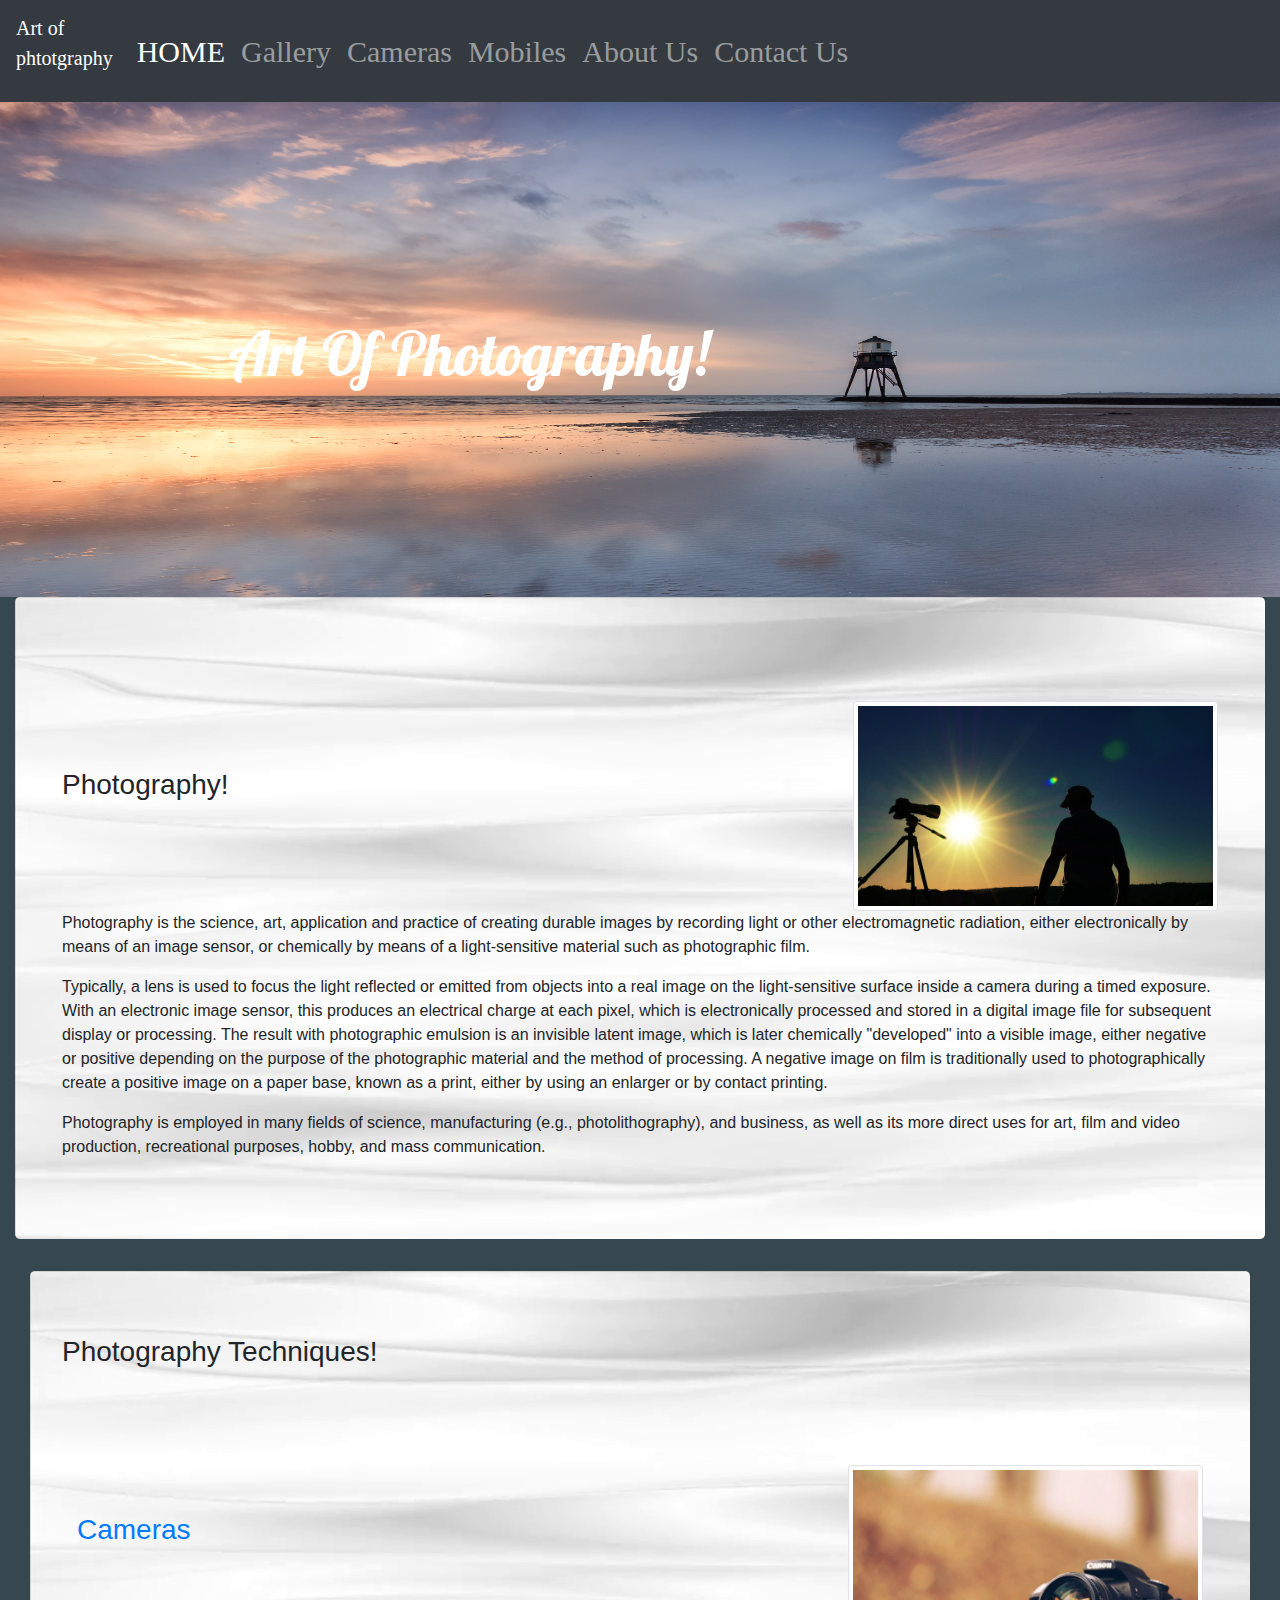
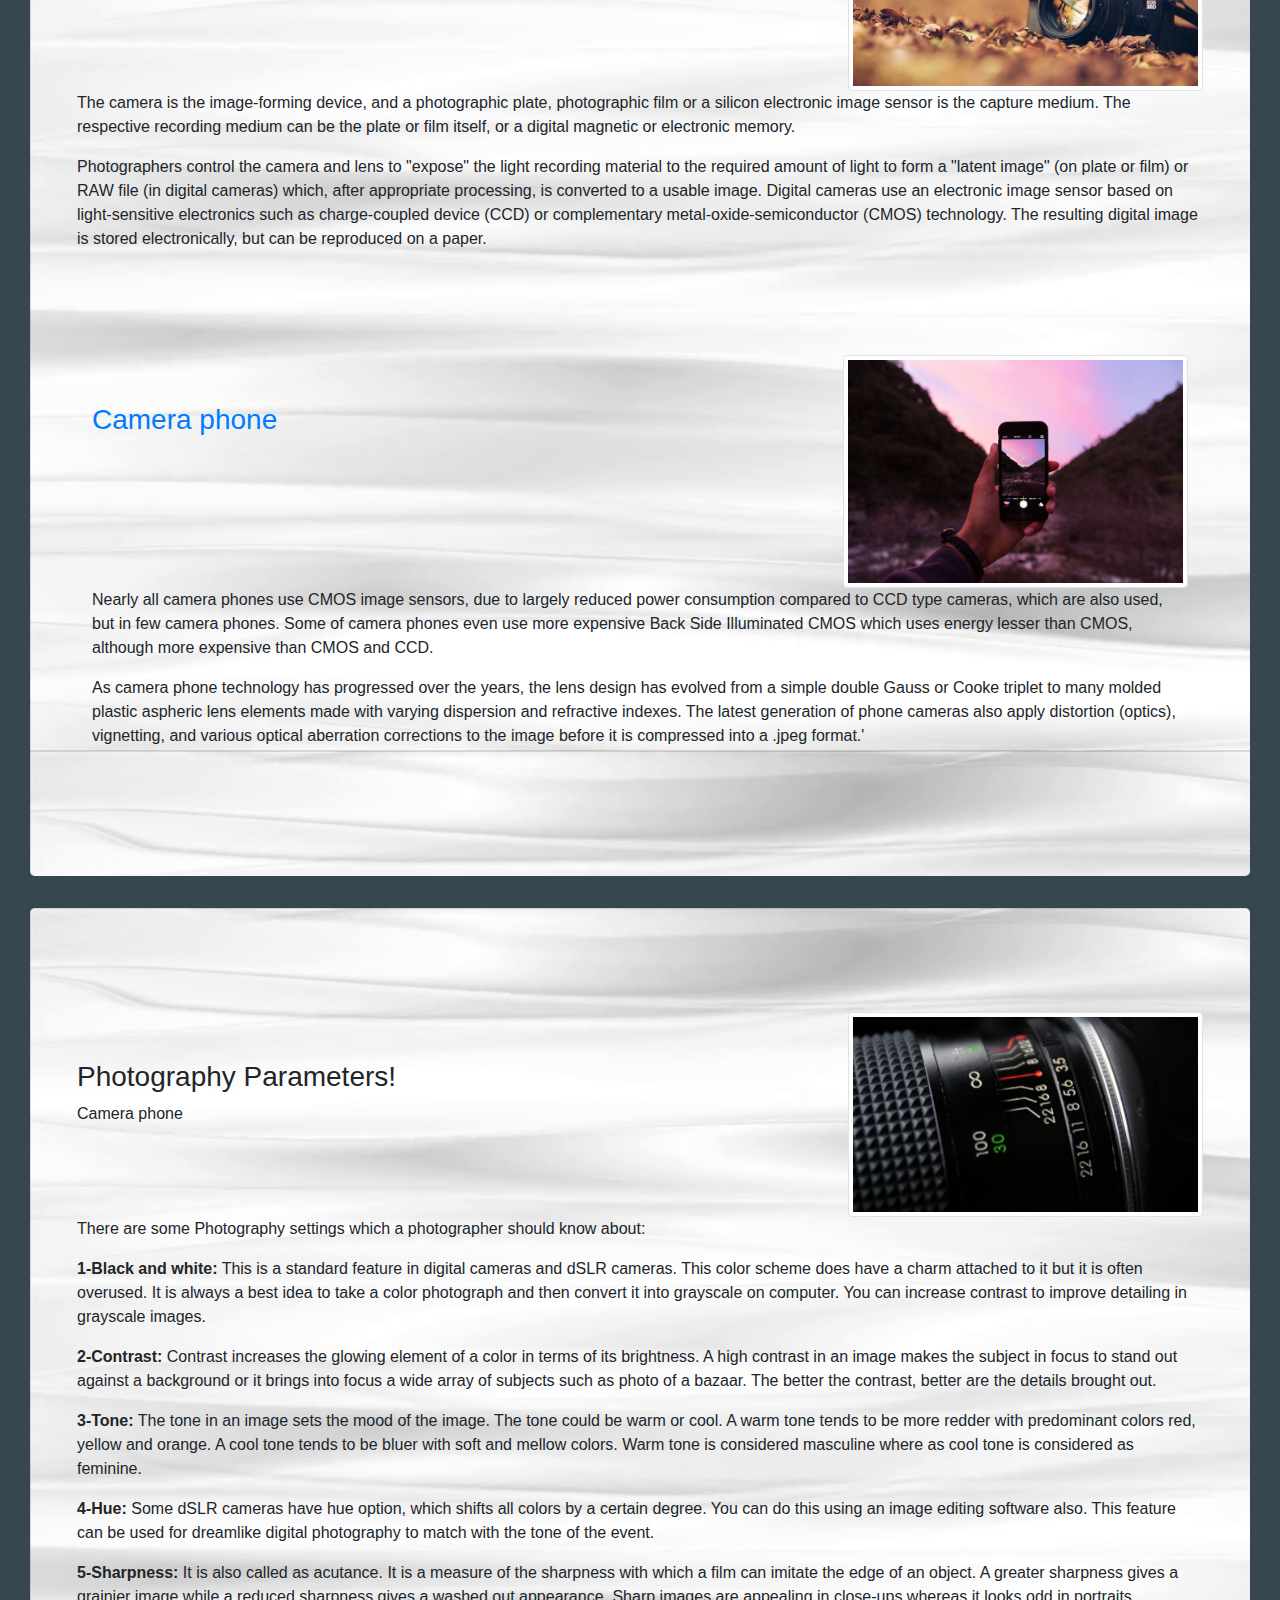
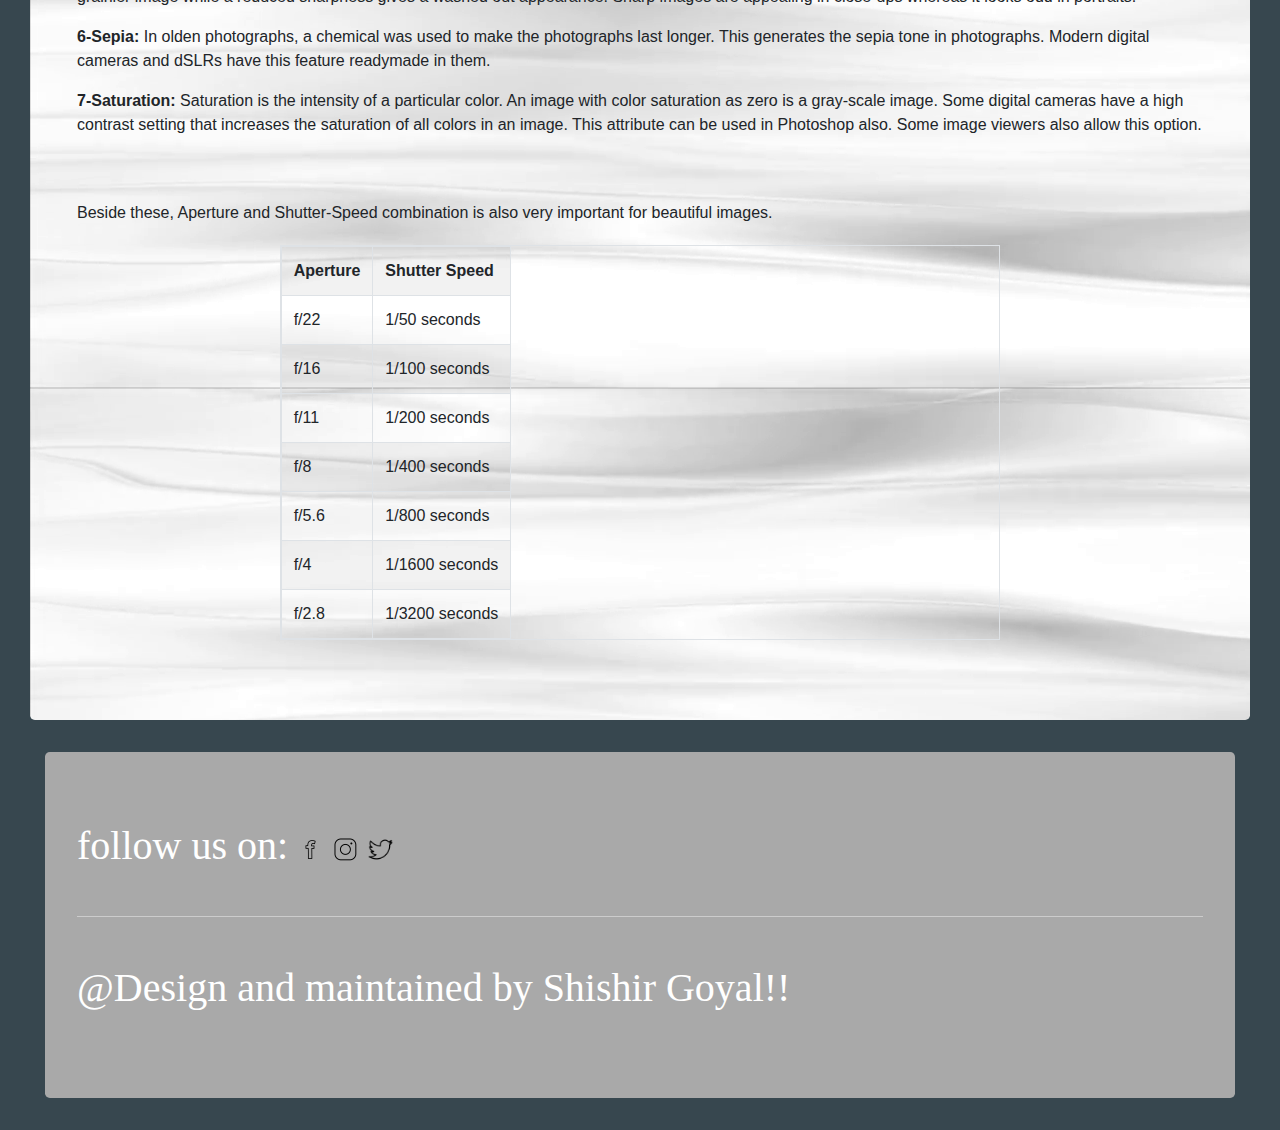
<file: index.html>
<!DOCTYPE html>
<html lang="en">
<head>
  <title>Art of Photography</title>
	<meta charset="UTF-8">
    <meta name="viewport" content="width=device-width, initial-scale=1">

     <link rel="stylesheet" href="https://maxcdn.bootstrapcdn.com/bootstrap/4.0.0/css/bootstrap.min.css" integrity="sha384-Gn5384xqQ1aoWXA+058RXPxPg6fy4IWvTNh0E263XmFcJlSAwiGgFAW/dAiS6JXm" crossorigin="anonymous">

        <script
         src="https://code.jquery.com/jquery-3.3.1.min.js"
         integrity="sha256-FgpCb/KJQlLNfOu91ta32o/NMZxltwRo8QtmkMRdAu8="
         crossorigin="anonymous"></script>

         <script src="https://cdnjs.cloudflare.com/ajax/libs/popper.js/1.12.9/umd/popper.min.js" integrity="sha384-ApNbgh9B+Y1QKtv3Rn7W3mgPxhU9K/ScQsAP7hUibX39j7fakFPskvXusvfa0b4Q" crossorigin="anonymous"></script>

        <script src="https://maxcdn.bootstrapcdn.com/bootstrap/4.0.0/js/bootstrap.min.js" integrity="sha384-JZR6Spejh4U02d8jOt6vLEHfe/JQGiRRSQQxSfFWpi1MquVdAyjUar5+76PVCmYl" crossorigin="anonymous"></script>
        
        <link href="style-index.css" rel="stylesheet" type="text/css">
        <link href="https://fonts.googleapis.com/css?family=Lobster" rel="stylesheet">
        <link href="https://fonts.googleapis.com/css?family=Cabin" rel="stylesheet">
        <link rel="stylesheet" type="text/css" href="http://fonts.googleapis.com/css?family=Tangerine">
</head>
<body>
<!--Menu Bar-->
	<nav class="navbar navbar-expand-lg bg-dark navbar-dark stick-top menu-font">
		<button type="button" class="navbar-toggler" data-toggle="collapse" data-target="#target">
			<span class="navbar-toggler-icon"></span>
		</button>
		<a href="#" class="navbar-brand"><p>Art of<br> phtotgraphy</p></a>
		<div class="collapse navbar-collapse" id="target">
                <ul class="navbar-nav">
                	<li class="nav-item">
                		<a href="#" class="nav-link active">HOME</a>
                	</li>
                	<li class="nav-item">
                		<a href="gallery.html" class="nav-link">Gallery</a>
                	</li>
                	<li class="nav-item">
                		<a href="camera.html" class="nav-link">Cameras</a> 
                	</li>
                	<li class="nav-item">
                		<a href="mobiles.html" class="nav-link">Mobiles</a>
                	</li>
                	<li class="nav-item">
                		<a href="#" class="nav-link" disabled>About Us</a>
                	</li>
                	<li class="nav-item">
                		<a href="mailto: shishirgoyal22111998@gmail.com" class="nav-link">Contact Us</a>
                	</li>
                </ul>
		</div>
	</nav>
<!--Banner-->
    <div class="container-fluid banner">
     <div class="row">
      <div class="col-lg-2 col-sm-2"></div>
      <div class="col-lg-6 col-sm-6">
	     <div class="heading">
         <h2 class="h2">Art Of Photography!</h2>
      </div>
      </div>
      <div class="col-lg-4 col-sm-4"></div>
    </div>
  </div>
<!--Section 1-->
    <div class="container-fluid">
    	<div class="jumbotron jumback">
    		<div class="container-fluid">
    			<div class="row">
    				<div class="col-lg-4"><h3 class="h3"><br><br>Photography!</h3><br><br></div>
    				<div class="col-lg-4"></div>
    				<div class="col-lg-4"><img class="img-fluid img-thumbnail" src="photography.jpg" width="100%" height="50%"></div>
    			</div>
    		<p class="para">Photography is the science, art, application and practice of creating durable images by recording light or other electromagnetic radiation, either electronically by means of an image sensor, or chemically by means of a light-sensitive material such as photographic film.</p>

           <p class="para"> Typically, a lens is used to focus the light reflected or emitted from objects into a real image on the light-sensitive surface inside a camera during a timed exposure. With an electronic image sensor, this produces an electrical charge at each pixel, which is electronically processed and stored in a digital image file for subsequent display or processing. The result with photographic emulsion is an invisible latent image, which is later chemically "developed" into a visible image, either negative or positive depending on the purpose of the photographic material and the method of processing. A negative image on film is traditionally used to photographically create a positive image on a paper base, known as a print, either by using an enlarger or by contact printing.</p>

            <p class="para">Photography is employed in many fields of science, manufacturing (e.g., photolithography), and business, as well as its more direct uses for art, film and video production, recreational purposes, hobby, and mass communication.</p>
        </div>
    </div>
<!-- section-2 -->
    <div class="container-fluid">
    	<div class="jumbotron jumback">
    		<h3 class="h3">Photography Techniques!</h3><br><br>
    		<div class="container-fluid">
    			<div class="row">
    				<div class="col-lg-4"><br><br><h5 class="h3"><a href="camera.html" style="text-decoration:none">Cameras</a></h5><br><br></div>
    				<div class="col-lg-4"></div>
    				<div class="col-lg-4"><img class="img-fluid img-thumbnail" src="camera.jpg" width="100%" height="50%"></div>
    			</div>
    		<p class="para">
            The camera is the image-forming device, and a photographic plate, photographic film or a silicon electronic image sensor is the capture medium. The respective recording medium can be the plate or film itself, or a digital magnetic or electronic memory.</p>

            <p class="para">Photographers control the camera and lens to "expose" the light recording material to the required amount of light to form a "latent image" (on plate or film) or RAW file (in digital cameras) which, after appropriate processing, is converted to a usable image. Digital cameras use an electronic image sensor based on light-sensitive electronics such as charge-coupled device (CCD) or complementary metal-oxide-semiconductor (CMOS) technology. The resulting digital image is stored electronically, but can be reproduced on a paper.</p><br><br>
            <div class="container-fluid">
    			<div class="row">
    				<div class="col-lg-4"><br><br> <h5 class="h3"><a href="mobiles.html" style="text-decoration:none">Camera phone</a></h5><br><br></div>
    				<div class="col-lg-4"></div>
    				<div class="col-lg-4"><img class="img-fluid img-thumbnail" src="mobile.jpg" width="100%" height="50%"></div>
    			</div>
    		<p class="para">
            Nearly all camera phones use CMOS image sensors, due to largely reduced power consumption compared to CCD type cameras, which are also used, but in few camera phones. Some of camera phones even use more expensive Back Side Illuminated CMOS which uses energy lesser than CMOS, although more expensive than CMOS and CCD.</p>

            <p class="para">As camera phone technology has progressed over the years, the lens design has evolved from a simple double Gauss or Cooke triplet to many molded plastic aspheric lens elements made with varying dispersion and refractive indexes. The latest generation of phone cameras also apply distortion (optics), vignetting, and various optical aberration corrections to the image before it is compressed into a .jpeg format.'</p><br><br>
        </div>
    </div>
</div>
</div>
<!--section-3-->
    <div class="container-fluid">
    	<div class="jumbotron jumback"> 
              <div class="container-fluid">
    			<div class="row">
    				<div class="col-lg-4"><br><br> <h3 class="h3">Photography Parameters!</h3>Camera phone</a></h5><br><br></div>
    				<div class="col-lg-4"></div>
    				<div class="col-lg-4"><img class="img-fluid img-thumbnail" src="lense.jpg" width="100%" height="50%"></div>
    			</div>
              <p class="para">There are some Photography settings which a photographer should know about:</p>
              <p class="para">
              	<b>1-Black and white:</b> This is a standard feature in digital cameras and dSLR cameras. This color scheme does have a charm attached to it but it is often overused. It is always a best idea to take a color photograph and then convert it into grayscale on computer. You can increase contrast to improve detailing in grayscale images.</p>

                <p class="para"><b>2-Contrast:</b> Contrast increases the glowing element of a color in terms of its brightness. A high contrast in an image makes the subject in focus to stand out against a background or it brings into focus a wide array of subjects such as photo of a bazaar. The better the contrast, better are the details brought out.</p>

                <p class="para"><b>3-Tone:</b> The tone in an image sets the mood of the image. The tone could be warm or cool. A warm tone tends to be more redder with predominant colors red, yellow and orange. A cool tone tends to be bluer with soft and mellow colors. Warm tone is considered masculine where as cool tone is considered as feminine.</p>

               <p class="para"><b>4-Hue:</b> Some dSLR cameras have hue option, which shifts all colors by a certain degree. You can do this using an image editing software also. This feature can be used for dreamlike digital photography to match with the tone of the event.</p>
 
               <p class="para"><b>5-Sharpness:</b> It is also called as acutance. It is a measure of the sharpness with which a film can imitate the edge of an object. A greater sharpness gives a grainier image while a reduced sharpness gives a washed out appearance. Sharp images are appealing in close-ups whereas it looks odd in portraits.</p>

               <p class="para"><b>6-Sepia:</b> In olden photographs, a chemical was used to make the photographs last longer. This generates the sepia tone in photographs. Modern digital cameras and dSLRs have this feature readymade in them.</p>

               <p class="para"><b>7-Saturation:</b> Saturation is the intensity of a particular color. An image with color saturation as zero is a gray-scale image. Some digital cameras have a high contrast setting that increases the saturation of all colors in an image. This attribute can be used in Photoshop also. Some image viewers also allow this option.
               </p>  <br><br>


              <p class="para">Beside these, Aperture and Shutter-Speed combination is also very important for beautiful images.</p>
              <div class="container">
              	<div class="row">
              		<div class="col-lg-2"></div>
              		<div class="col-lg-8">
               <table class="table table-responsive table-bordered table-striped table-hover">
               	<tr>
               		<th>Aperture</th>
               		<th>Shutter Speed</th>
               	</tr>
               	<tr>
               		<td>f/22</td>
               		<td>1/50 seconds</td>
               	</tr>
               	<tr>
               		<td>f/16</td>
               		<td>1/100 seconds</td>
               	</tr>
               	<tr>
               		<td>f/11</td>
               		<td>1/200 seconds</td>
               	</tr>
               	<tr>
               		<td>f/8</td>
               		<td>1/400 seconds</td>
               	</tr>
               	<tr>
               		<td>f/5.6</td>
               		<td>1/800 seconds</td>
               	</tr>
               	<tr>
               		<td>f/4</td>
               		<td>1/1600 seconds</td>
               	</tr>
               	<tr>
               		<td>f/2.8</td>
               		<td>1/3200 seconds</td>
               	</tr>
               </table>
           </div>
           <div class="col-lg-2"></div>
       </div>
   </div>
   </div>
   </div>
 <!-- footer-->
 <div class="container-fluid">
 	<div class="jumbotron footer">
 		<p class="footer">follow us on:
 			<a href="#"><img src="facebook.png" height="25px" width="25px"></a>
 			<a href="#"><img src="insta.png" height="25px" width="25px"></a>
 			<a href="#"><img src="twitter.png" height="25px" width="25px"></a>
 		  <hr>
 		  <p class="footer">@Design and maintained by Shishir Goyal!!
 	</div>
 </div>
</body>
</html>
</file>
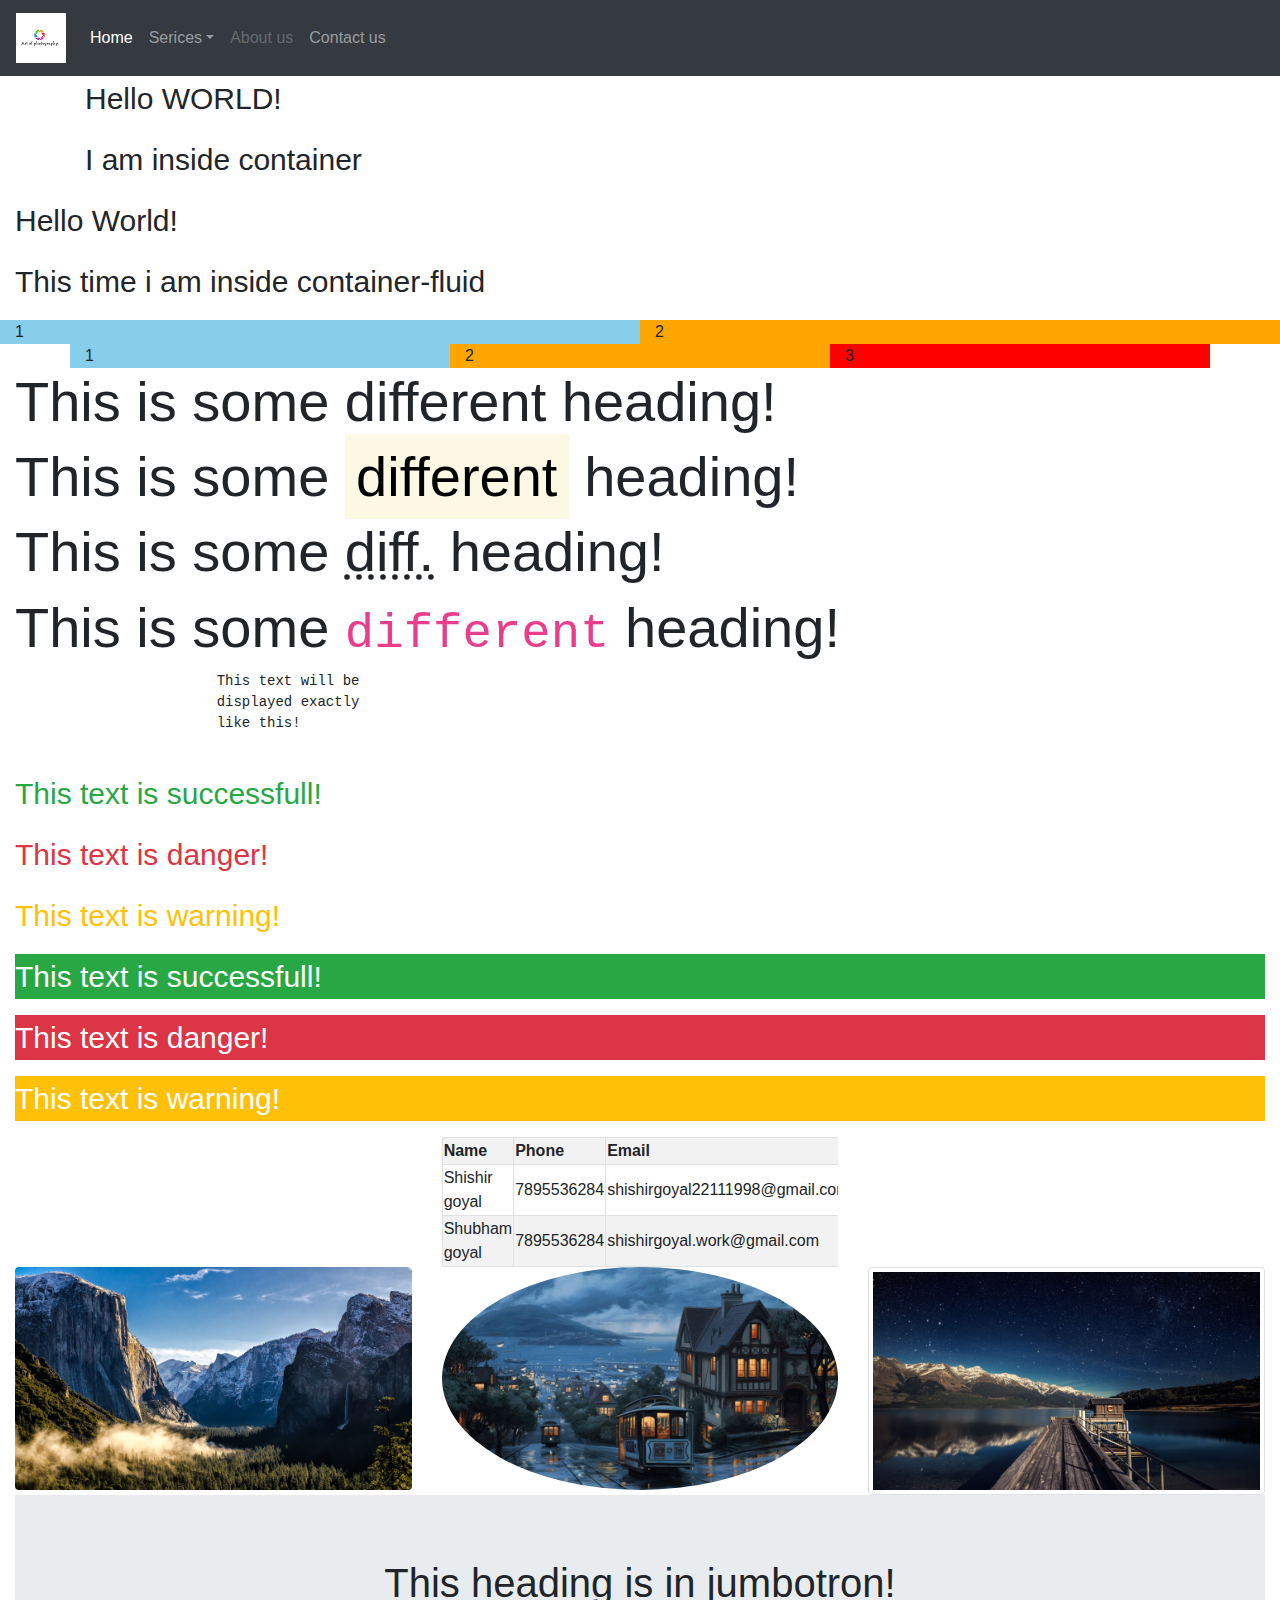
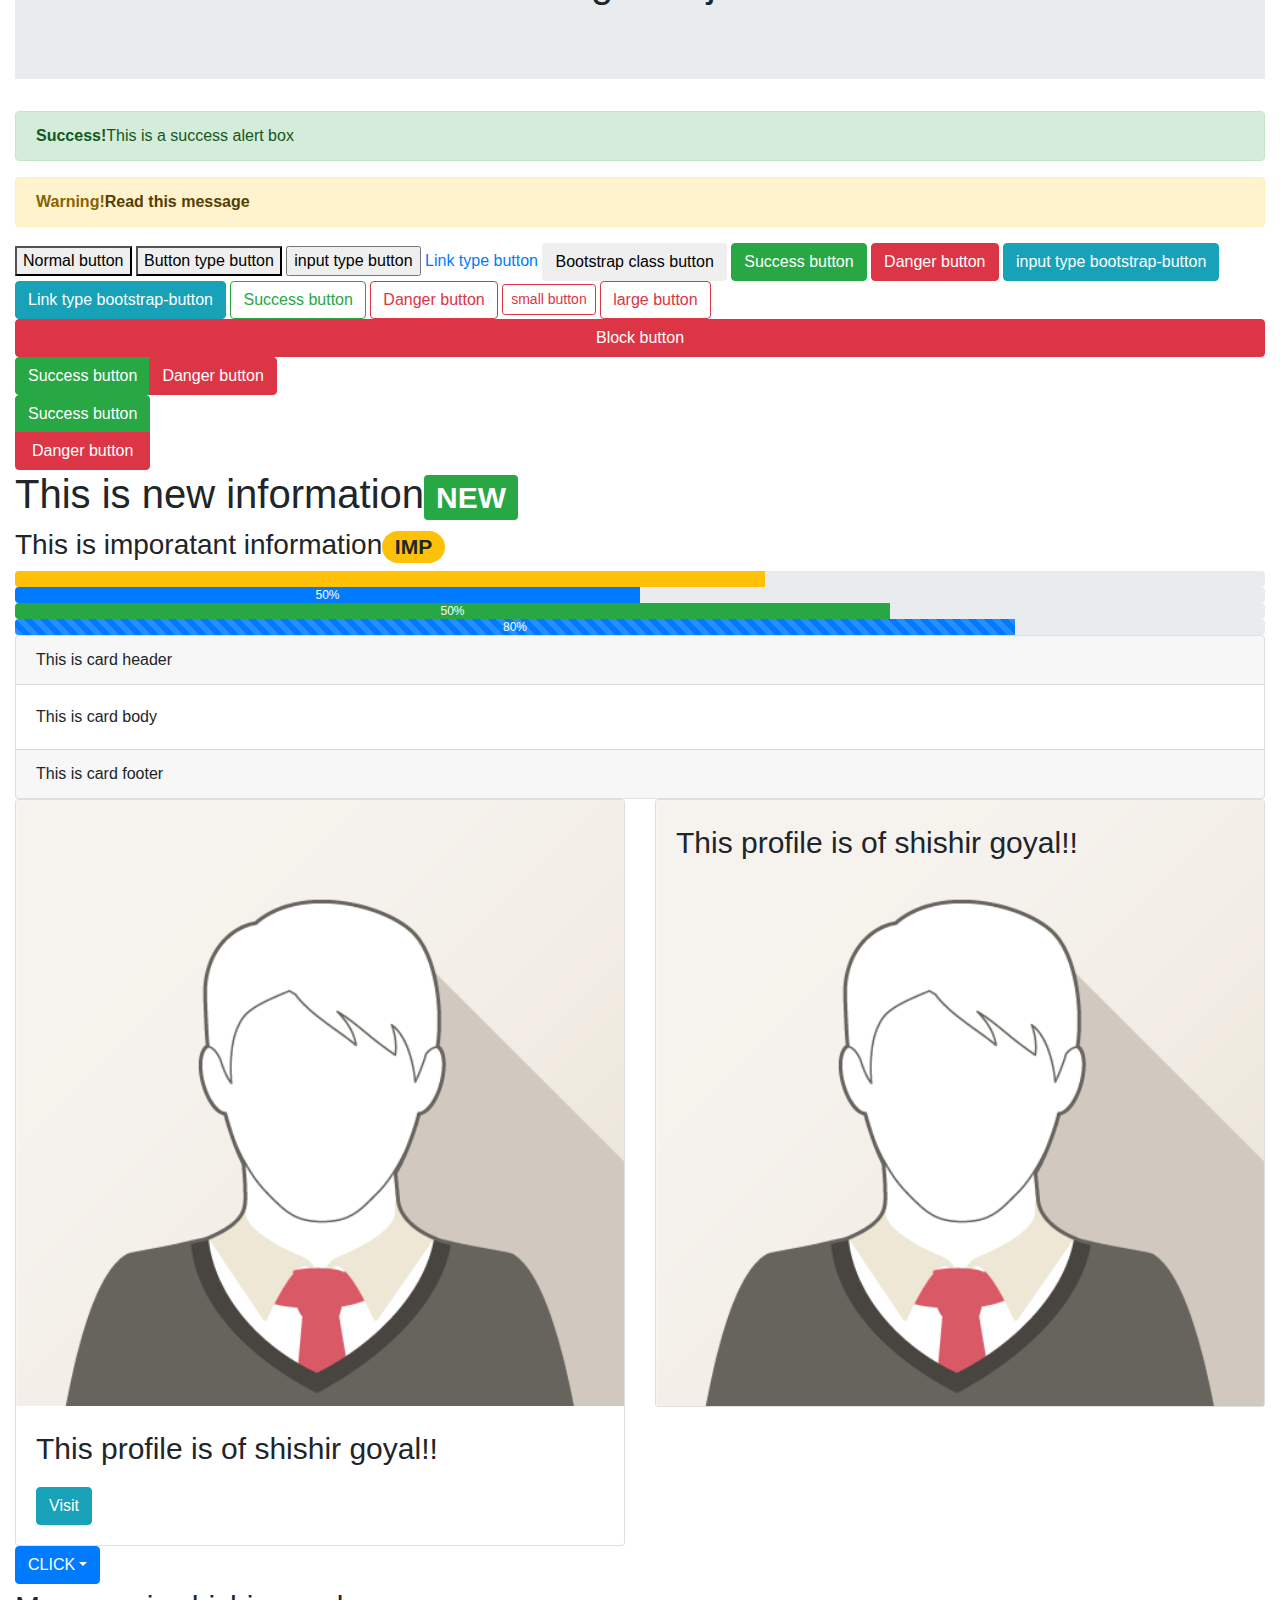
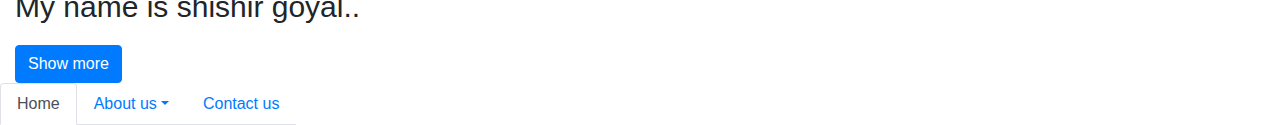
<file: Older/index.html>
<!DOCTYPE html>
<html lang="en">
<head>
	<title>
	</title>
	<meta charset="UTF-8">
	<meta name="viewport" content="width=device-width, initial-scale=1">
	    <!--These are bootstrap-4 files-->
        <link rel="stylesheet" href="https://maxcdn.bootstrapcdn.com/bootstrap/4.0.0/css/bootstrap.min.css" integrity="sha384-Gn5384xqQ1aoWXA+058RXPxPg6fy4IWvTNh0E263XmFcJlSAwiGgFAW/dAiS6JXm" crossorigin="anonymous">

        <script
         src="https://code.jquery.com/jquery-3.3.1.min.js"
         integrity="sha256-FgpCb/KJQlLNfOu91ta32o/NMZxltwRo8QtmkMRdAu8="
         crossorigin="anonymous"></script>

         <script src="https://cdnjs.cloudflare.com/ajax/libs/popper.js/1.12.9/umd/popper.min.js" integrity="sha384-ApNbgh9B+Y1QKtv3Rn7W3mgPxhU9K/ScQsAP7hUibX39j7fakFPskvXusvfa0b4Q" crossorigin="anonymous"></script>

        <script src="https://maxcdn.bootstrapcdn.com/bootstrap/4.0.0/js/bootstrap.min.js" integrity="sha384-JZR6Spejh4U02d8jOt6vLEHfe/JQGiRRSQQxSfFWpi1MquVdAyjUar5+76PVCmYl" crossorigin="anonymous"></script>

        <link href="Style-Bootstrap-all-in-one.css" rel="stylesheet" type="text/css">
</head>
<body>
<!-- Navigation bar MOST-IMPORTANT-->
<nav class="navbar navbar-expand-lg bg-dark navbar-dark sticky-top">
    <button type="button" class="navbar-toggler" data-toggle="collapse" data-target="#target">
        <span class="navbar-toggler-icon"></span>
    </button>
    <a class="navbar-brand" href="#"><img src="images\logo.png" alt="LOGO"></a>
    <div class="collapse navbar-collapse" id="target">
     <ul class="navbar-nav">
        <li class="nav-item">
            <a href="#" class="nav-link active">Home</a>
        </li>
        <li class="nav-item dropdown">
            <a href="#" class="nav-link dropdown-toggle" data-toggle="dropdown">Serices</a>
                <div class="dropdown-menu">
                    <a class="dropdown-item" href="#">Bus</a>
                    <a class="dropdown-item" href="#">Train</a>
                    <a class="dropdown-item" href="#">Aeroplane</a>
                </div>
        </li>
        <li class="nav-item">
            <a href="#" class="nav-link disabled">About us</a>
        </li>
        <li class="nav-item">
            <a href="#" class="nav-link">Contact us</a>
        </li>
    </ul>
    <span class="navbar-text"></span>
   <!-- <form class="form-inline" action="/action_page.php">
    <input class="form-control" type="text" placeholder="Search">
    <button class="btn btn-success" type="submit">Search</button>
  </form>-->
    </div>
</nav>

<!-- nav bar try
<div class="container-fluid">
    <ul class="nav nav-tabs">
        <li class="nav-item">
            <a href="#" class="nav-link active">Home</a>
        </li>
        <li class="nav-item dropdown">
            <a href="#" class="nav-link dropdown-toggle" data-toggle="dropdown">Services</a>
                <div class="dropdown-menu">
                    <a class="dropdown-item" href="#">Bus</a>
                    <a class="dropdown-item" href="#">Train</a>
                    <a class="dropdown-item" href="#">Aeroplane</a>
                </div>
        </li>
        <li class="nav-item">
            <a href="#" class="nav-link">About us</a>
        </li>
        <li class="nav-item">
            <a href="#" class="nav-link">Contact us</a>
        </li>
    </ul>
</div>
-->
<!-- this is basic container introduction -->
    <div class="container">
    	<p>Hello WORLD!</p>
    	<P>I am inside container</P>
    </div>

    <div class="container-fluid">
    	<p>Hello World!</p>
    	<p>This time i am inside container-fluid</p>
    </div>
<!-- this is grid layout in bootstrap-->
    <div class="container-fluid">
    	<div class="row">
    		<div class="col-lg-6 col1">1</div>
    		<div class="col-lg-6 col2">2</div>
    	</div>
    </div>

    <div class="container">
    	<div class="row">
    		<div class="col-lg-4 col1">1</div>
    		<div class="col-lg-4 col2">2</div>
    		<div class="col-lg-4 col3">3</div>
    	</div>
    </div>
<!--this is typography in bootstrap -->
    <div class="container-fluid">
    	<h6 class="display-4">This is some <lgall>different</lgall> heading!</h3>
    	<h6 class="display-4">This is some <mark>different</mark> heading!</h3>
    	<h6 class="display-4">This is some <abbr title="different">diff.</abbr> heading!</h3>
    	<h6 class="display-4">This is some <code>different</code> heading!</h3>
    	<!-- <h6 class="display-4">Emergency key<kbd>ctrl+alt+delete</kbd></h3> -->
    		<pre>
    			This text will be
    			displayed exactly
    			like this!
    		</pre>
    	<p class="text-success">This text is successfull!</p>
    	<p class="text-danger">This text is danger!</p>
    	<p class="text-warning">This text is warning!</p>
    	<p class="text-white bg-success">This text is successfull!</p>
    	<p class="text-white bg-danger">This text is danger!</p>
    	<p class="text-white bg-warning">This text is warning!</p>
    </div>
<!-- responsive tables in bootstrap-->
    <div class="container-fluid">
    	<div class="row">
    		<div class="col-lg-4"></div>
    		<div class="col-lg-4">
    	<div class="table-responsive">
       	    <table class="table-striped table-bordered table-hover">
    		<tr>
    			<th>Name</th>
    			<th>Phone</th>
    			<th>Email</th>
    		</tr>
    		<tr>
    			<td>Shishir goyal</td>
    			<td>7895536284</td>
    			<td>shishirgoyal22111998@gmail.com</td>
    		</tr>
    		<tr>
    			<td>Shubham goyal</td>
    			<td>7895536284</td>
    			<td>shishirgoyal.work@gmail.com</td>
    		</tr>
    	   </table>
    	</div>
        </div>
        <div class="col-lg-4"></div>
        </div>
    </div>
<!-- responsive images in bootstrap-->
     <div class="container-fluid">
     	<div class="row">
     		<div class="col-lg-4"><img class="img-fluid rounded" src="images\img1.jpg"></div>
     		<div class="col-lg-4"><img class="img-fluid rounded-circle" src="images\img2.jpg"></div>
     		<div class="col-lg-4"><img class="img-fluid img-thumbnail" src="images\img3.jpg"></div>
        </div>
    </div>
<!-- jumbotron -->
    <div class="container-fluid">
        <div class="jumbotron jumbotron-fluid">
           <h1 style="text-align:center">This heading is in jumbotron!</h1>
        </div>
    </div>
<!--Alerts boxes -->
  <div class="container-fluid">
    <div class="alert alert-success">
        <strong>Success!</strong>This is a success alert box
    </div>
    <div class="alert alert-warning">
        <strong>Warning!</strong><a href="#" class="alert-link">Read this message</a>
    </div>
</div> 
<!--Buttons-->
  <div class="container-fluid">
    <button>Normal button</button>
    <button type="button">Button type button</button>
    <input type="button" value="input type button">
    <a type="button" href="#">Link type button</a>
    <button type="button" class="btn">Bootstrap class button</button>
    <button type="button" class="btn btn-success">Success button</button>
    <button type="button" class="btn btn-danger">Danger button</button>
    <input type="button" value="input type bootstrap-button" class="btn btn-info">
    <a type="button" class="btn btn-info" href="#">Link type bootstrap-button</a>
    <button type="button" class="btn btn-outline-success">Success button</button>
    <button type="button" class="btn btn-outline-danger">Danger button</button>
    <button type="button" class="btn btn-outline-danger btn-sm">small button</button>
    <button type="button" class="btn btn-outline-danger btn-large">large button</button>
    <button type="button" class="btn btn-danger btn-block">Block button</button>
</div>
<!--button group-->
<div class="container-fluid">
    <div class="btn-group">
        <button type="button" class="btn btn-success">Success button</button>
        <button type="button" class="btn btn-danger">Danger button</button>
    </div>
</div>
<div class="container-fluid">
    <div class="btn-group-vertical">
        <button type="button" class="btn btn-success">Success button</button>
        <button type="button" class="btn btn-danger">Danger button</button>
    </div>
</div>
<!--badges-->
<div class="container-fluid">
   <h1>This is new information<span class="badge badge-success">NEW</span></h1>
   <h3>This is imporatant information<span class="badge badge-pill badge-warning">IMP</span></h3>
</div>
<!--progress bar-->
<div class="container-fluid">
    <div class="progress">
        <div class="progress-bar bg-warning" style="width:60%"></div>
    </div>
    <div class="progress">
        <div class="progress-bar" style="width:50%">50%</div>
    </div>
    <div class="progress">
        <div class="progress-bar bg-success" style="width:70%">50%</div>
    </div>
    <div class="progress">
        <div class="progress-bar progress-bar-striped progress-bar-animated" style="width:80%">80%</div>
    </div>
</div>
<!--cards-->                <!--important-->
<div class="container-fluid">
    <div class="card">
        <div class="card-header">This is card header</div>
        <div class="card-body">This is card body</div>
        <div class="card-footer">This is card footer</div>
    </div>
    <div class="row">
        <div class="col-lg-6">
            <div class="card">
                <img class="card-img-top" src="images\profile.png" alt="image not found">
                <div class="card-body">
                    <p>This profile is of shishir goyal!!</p>
                    <a href="#" type="button" class="btn btn-small btn-info">Visit</a>
                </div>
            </div>
        </div>
        <div class="col-lg-6">
            <div class="card">
                <img class="card-img-top" src="images\profile.png">
                <div class="card-img-overlay">
                    <p>This profile is of shishir goyal!!</p>
                </div>
            </div>
        </div>
    </div>
</div>
<!--Dropdown
The .dropdown class is used to indicate a dropdown menu.

Use the .dropdown-menu class to actually build the dropdown menu.

To open the dropdown menu, use a button or a link with a class of .dropdown-toggle and data-toggle="dropdown".
                                             NOT WORKING-->
<div class="container-fluid">
    <div class="dropdown">
        <button type="button" class="btn btn-primary dropdown-toggle" data-toggle="dropdown">CLICK</button>
        <div class="dropdown-menu">
        <a class="dropdown-item" href="#">Item1</a>
        <a class="dropdown-item" href="#">Item2</a>
        <a class="dropdown-item" href="#">Item3</a>
        </div>
    </div>
</div>
<!--
<div class="container">
 <h2>Dropdowns</h2>
  <p>The .dropdown-divider class is used to separate links inside the dropdown menu with a thin horizontal line:</p>
  <div class="dropdown">
    <button type="button" class="btn btn-primary dropdown-toggle" data-toggle="dropdown">
      Dropdown button
    </button>
    <div class="dropdown-menu">
      <a class="dropdown-item" href="#">Link 1</a>
      <a class="dropdown-item" href="#">Link 2</a>
      <a class="dropdown-item" href="#">Link 3</a>
      <div class="dropdown-divider"></div>
      <a class="dropdown-item" href="#">Another link</a>
    </div>
  </div>
</div>
-->
<!--COLLAPSE-->
<div class="container-fluid">  
    <p>My name is shishir goyal..</p>
    <button type="button" class="btn btn-primary" data-toggle="collapse" data-target="#demo">Show more</button>
    <div class="collapse" id="demo">
        <p>I am 19 years old.</p>
        <p>I study in UPES.</p>
    </div>
</div>
<!--nav menu     NOT WORKING-->
<div class="container-fluid">
    <div class="row">
    <ul class="nav nav-tabs">
        <li class="nav-item">
            <a href="#" class="nav-link active">Home</a>
        </li>
        <li class="nav-item dropdown">
            <a href="#" class="nav-link dropdown-toggle" data-toggle="dropdown">About us</a>
            <div class="dropdown-menu">
                <a href="#" class="nav-link dropdown-item">Office</a>
                <a href="#" class="nav-link dropdown-item">Field work</a>
            </div>
        </li>
        <li class="nav-item">
            <a class="nav-link" href="mailto: shishirgoyal2211998@gmail.com">Contact us</a>
        </li>
    </ul>
    </div>
</div>
</body>
</html>
</file>
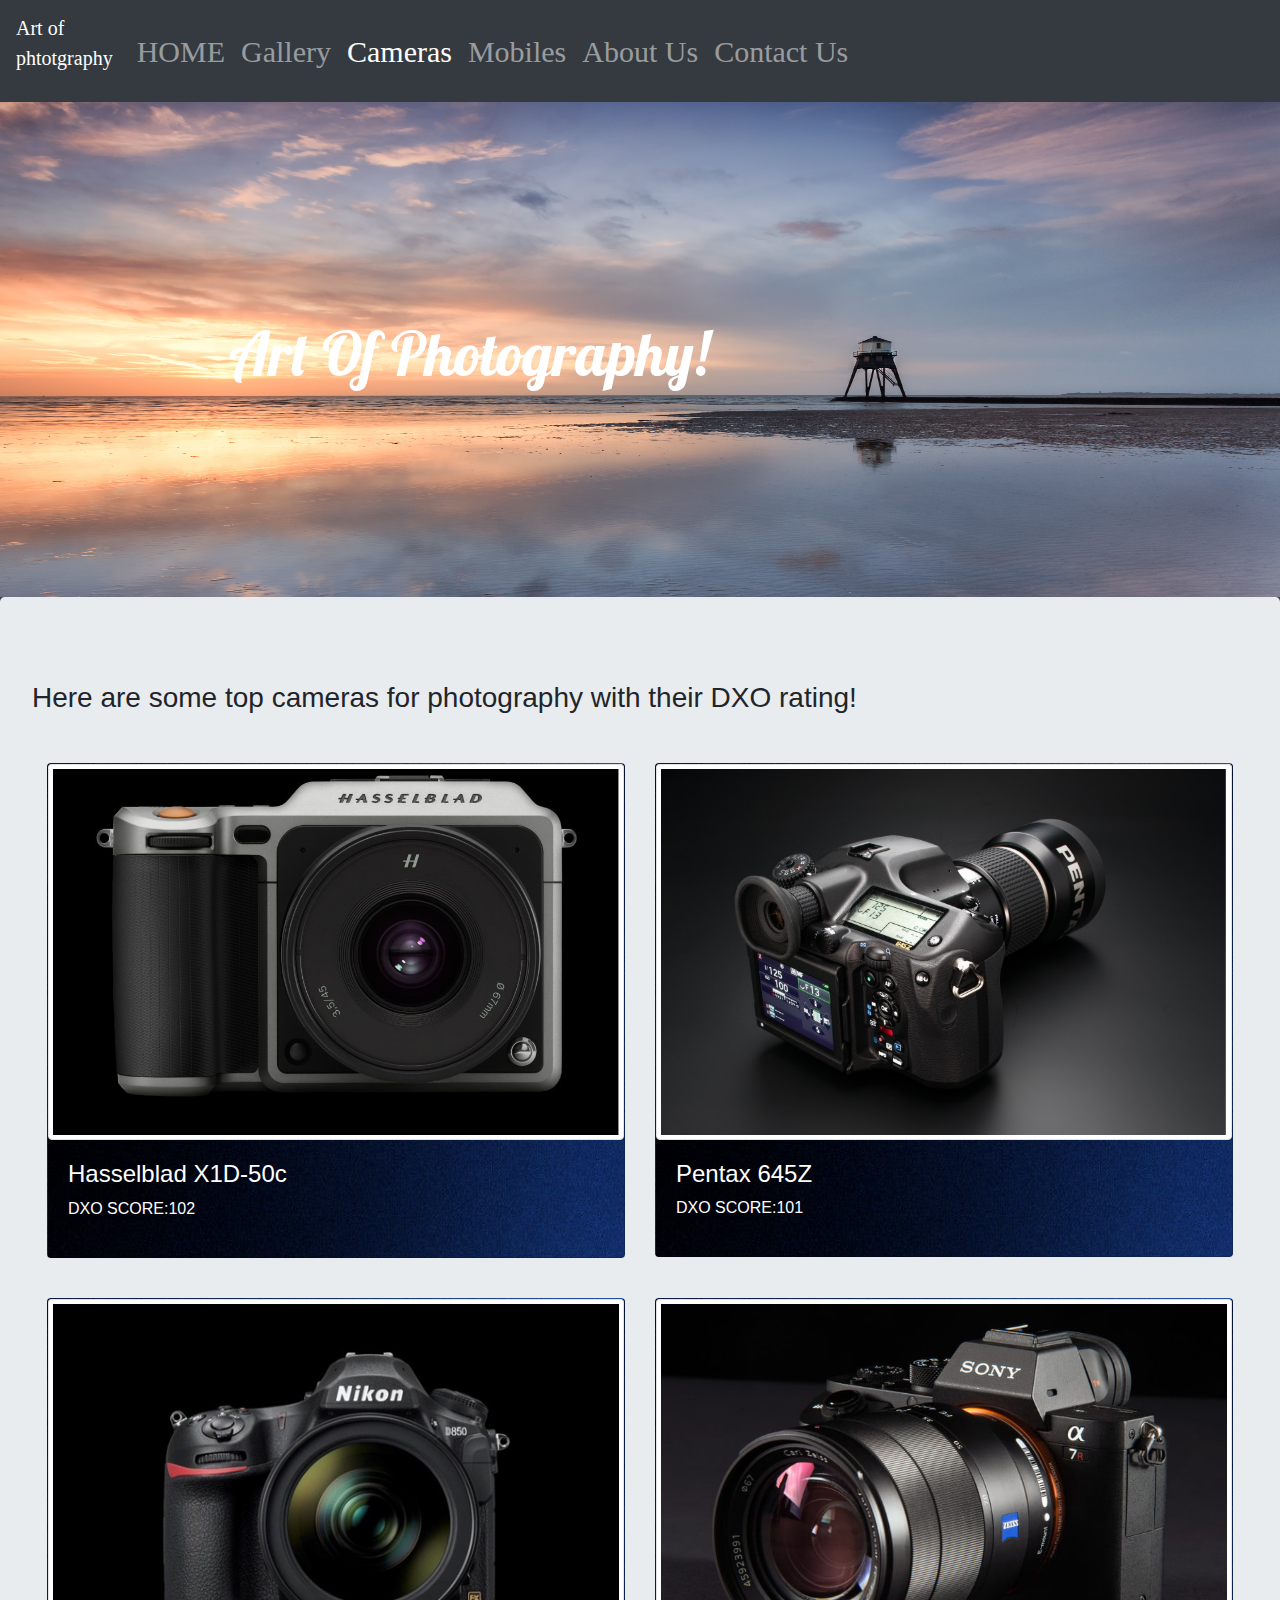
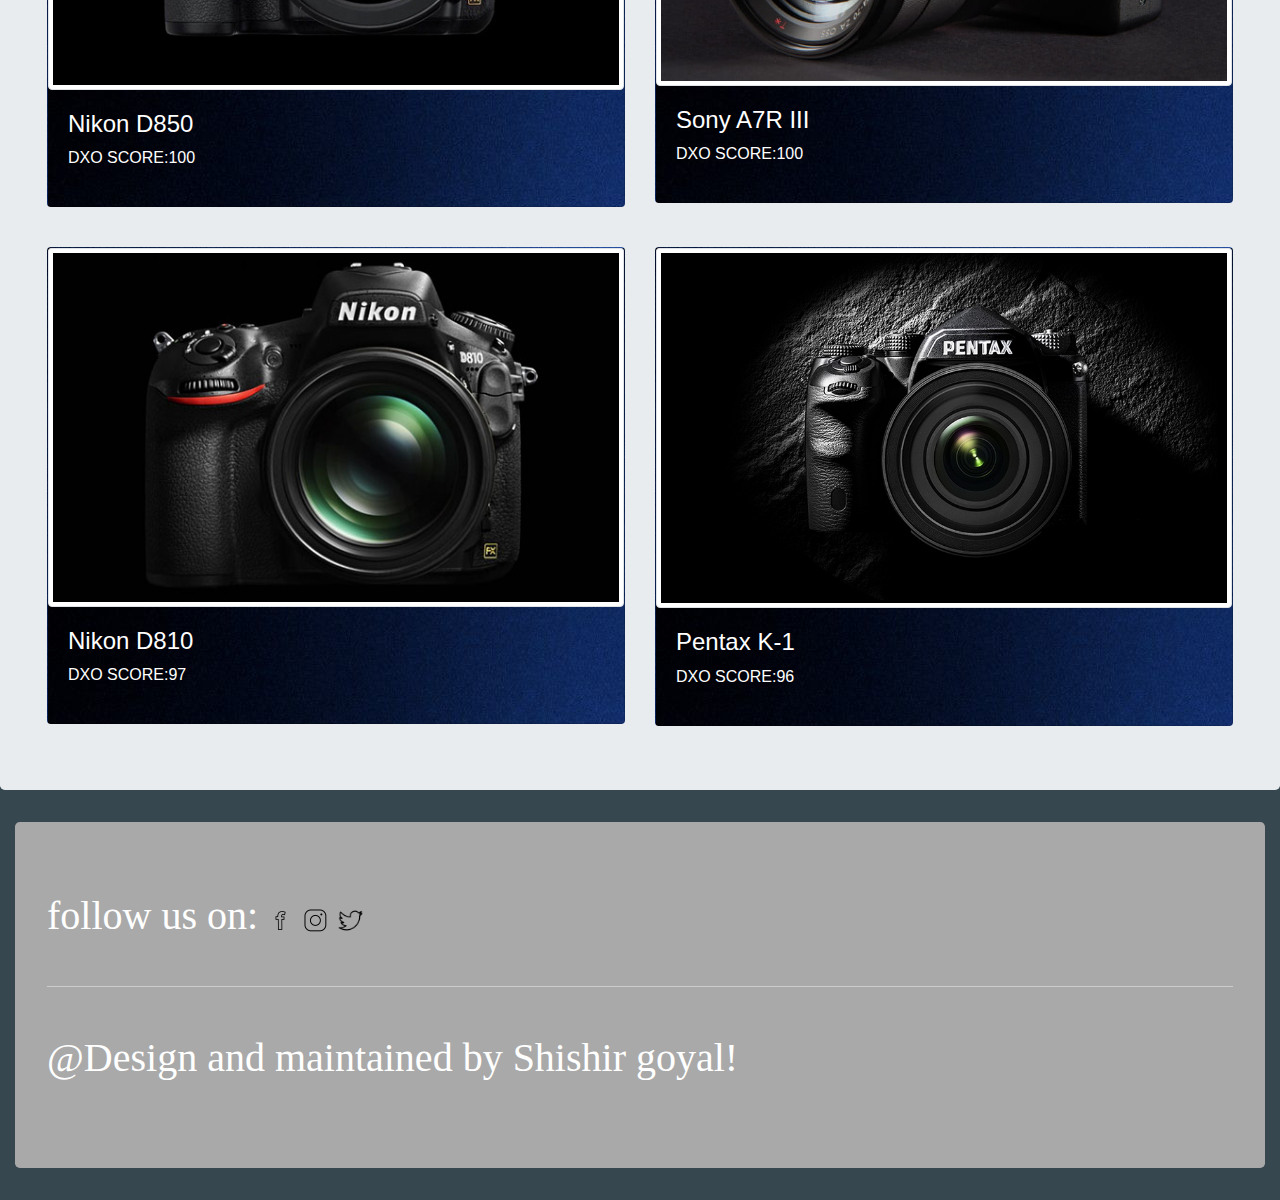
<file: camera.html>
<!DOCTYPE html>
<html lang="en">
<head>
    <title>Cameras</title>
	<meta charset="UTF-8">
    <meta name="viewport" content="width=device-width, initial-scale=1">

     <link rel="stylesheet" href="https://maxcdn.bootstrapcdn.com/bootstrap/4.0.0/css/bootstrap.min.css" integrity="sha384-Gn5384xqQ1aoWXA+058RXPxPg6fy4IWvTNh0E263XmFcJlSAwiGgFAW/dAiS6JXm" crossorigin="anonymous">

        <script
         src="https://code.jquery.com/jquery-3.3.1.min.js"
         integrity="sha256-FgpCb/KJQlLNfOu91ta32o/NMZxltwRo8QtmkMRdAu8="
         crossorigin="anonymous"></script>

         <script src="https://cdnjs.cloudflare.com/ajax/libs/popper.js/1.12.9/umd/popper.min.js" integrity="sha384-ApNbgh9B+Y1QKtv3Rn7W3mgPxhU9K/ScQsAP7hUibX39j7fakFPskvXusvfa0b4Q" crossorigin="anonymous"></script>

        <script src="https://maxcdn.bootstrapcdn.com/bootstrap/4.0.0/js/bootstrap.min.js" integrity="sha384-JZR6Spejh4U02d8jOt6vLEHfe/JQGiRRSQQxSfFWpi1MquVdAyjUar5+76PVCmYl" crossorigin="anonymous"></script>
        
        <link href="style-index.css" rel="stylesheet" type="text/css">
        <link href="https://fonts.googleapis.com/css?family=Lobster" rel="stylesheet">
        <link href="https://fonts.googleapis.com/css?family=Cabin" rel="stylesheet">
        <link rel="stylesheet" type="text/css" href="http://fonts.googleapis.com/css?family=Tangerine">
</head>
<body>
<!--Menu Bar-->

	<nav class="navbar navbar-expand-lg bg-dark navbar-dark stick-top menu-font">
		<button type="button" class="navbar-toggler" data-toggle="collapse" data-target="#target">
			<span class="navbar-toggler-icon"></span>
		</button>
		<a href="#" class="navbar-brand"><p>Art of<br> phtotgraphy</p></a>
		<div class="collapse navbar-collapse" id="target">
                <ul class="navbar-nav">
                	<li class="nav-item">
                		<a href="index.html" class="nav-link">HOME</a>
                	</li>
                	<li class="nav-item">
                		<a href="gallery.html" class="nav-link">Gallery</a>
                	</li>
                	<li class="nav-item">
                		<a href="#" class="nav-link active">Cameras</a> 
                	</li>
                	<li class="nav-item">
                		<a href="mobiles.html" class="nav-link">Mobiles</a>
                	</li>
                	<li class="nav-item">
                		<a href="#" class="nav-link">About Us</a>
                	</li>
                	<li class="nav-item">
                		<a href="mailto: shishirgoyal22111998@gmail.com" class="nav-link">Contact Us</a>
                	</li>
                </ul>
		</div>
	</nav>
<!--Banner-->
      <div class="container-fluid banner">
     <div class="row">
      <div class="col-lg-2 col-sm-2"></div>
      <div class="col-lg-6 col-sm-6">
         <div class="heading">
         <h2 class="h2">Art Of Photography!</h2>
      </div>
      </div>
      <div class="col-lg-4 col-sm-4"></div>
    </div>
  </div>

<!--Cameras-->
    <div class="jumbotron jumbheight">
        <div class="container-fluid">
            <div class="row">
                <h3 class="h3">Here are some top cameras for photography with their DXO rating!</h3>
            </div>
            <div class="row camrow">
                <div class="col-lg-6">
                    <div class="card">
                        <img class="card-img-top img-thumbnail" src="c1.jpg">
                        <div class="card-body">
                            <h4>Hasselblad X1D-50c</h4>
                            <p>DXO SCORE:102</p>
                        </div>
                    </div>
                </div>
                <div class="col-lg-6">
                    <div class="card">
                        <img class="card-img-top img-thumbnail" src="c2.jpg">
                        <div class="card-body">
                            <h4>Pentax 645Z</h4>
                            <p>DXO SCORE:101</p>
                        </div>
                    </div>
                </div>
            </div>
            <div class="row camrow">
                <div class="col-lg-6">
                    <div class="card">
                        <img class="card-img-top img-thumbnail" src="c3.jpg">
                        <div class="card-body">
                            <h4>Nikon D850</h4>
                            <p>DXO SCORE:100</p>
                        </div>
                    </div>
                </div>
                <div class="col-lg-6">
                    <div class="card">
                        <img class="card-img-top img-thumbnail" src="c4.jpg">
                        <div class="card-body">
                            <h4>Sony A7R III</h4>
                            <p>DXO SCORE:100</p>
                        </div>
                    </div>
                </div>
            </div>
            <div class="row camrow">
                <div class="col-lg-6">
                    <div class="card">
                        <img class="card-img-top img-thumbnail" src="c5.jpg">
                        <div class="card-body">
                            <h4>Nikon D810</h4>
                            <p>DXO SCORE:97</p>
                        </div>
                    </div>
                </div>
                <div class="col-lg-6">
                    <div class="card">
                        <img class="card-img-top img-thumbnail" src="c6.jpg">
                        <div class="card-body">
                            <h4>Pentax K-1</h4>
                            <p>DXO SCORE:96</p>
                        </div>
                    </div>
                </div>
            </div>
        </div>
        </div>
    <!-- footer-->
 <div class="container-fluid">
    <div class="jumbotron footer">
        <p class="footer">follow us on:
            <a href="#"><img src="facebook.png" height="25px" width="25px"></a>
            <a href="#"><img src="insta.png" height="25px" width="25px"></a>
            <a href="#"><img src="twitter.png" height="25px" width="25px"></a>
          <hr>
          <p class="footer">@Design and maintained by Shishir goyal!
    </div>
 </div>
</body>
</html>
</file>
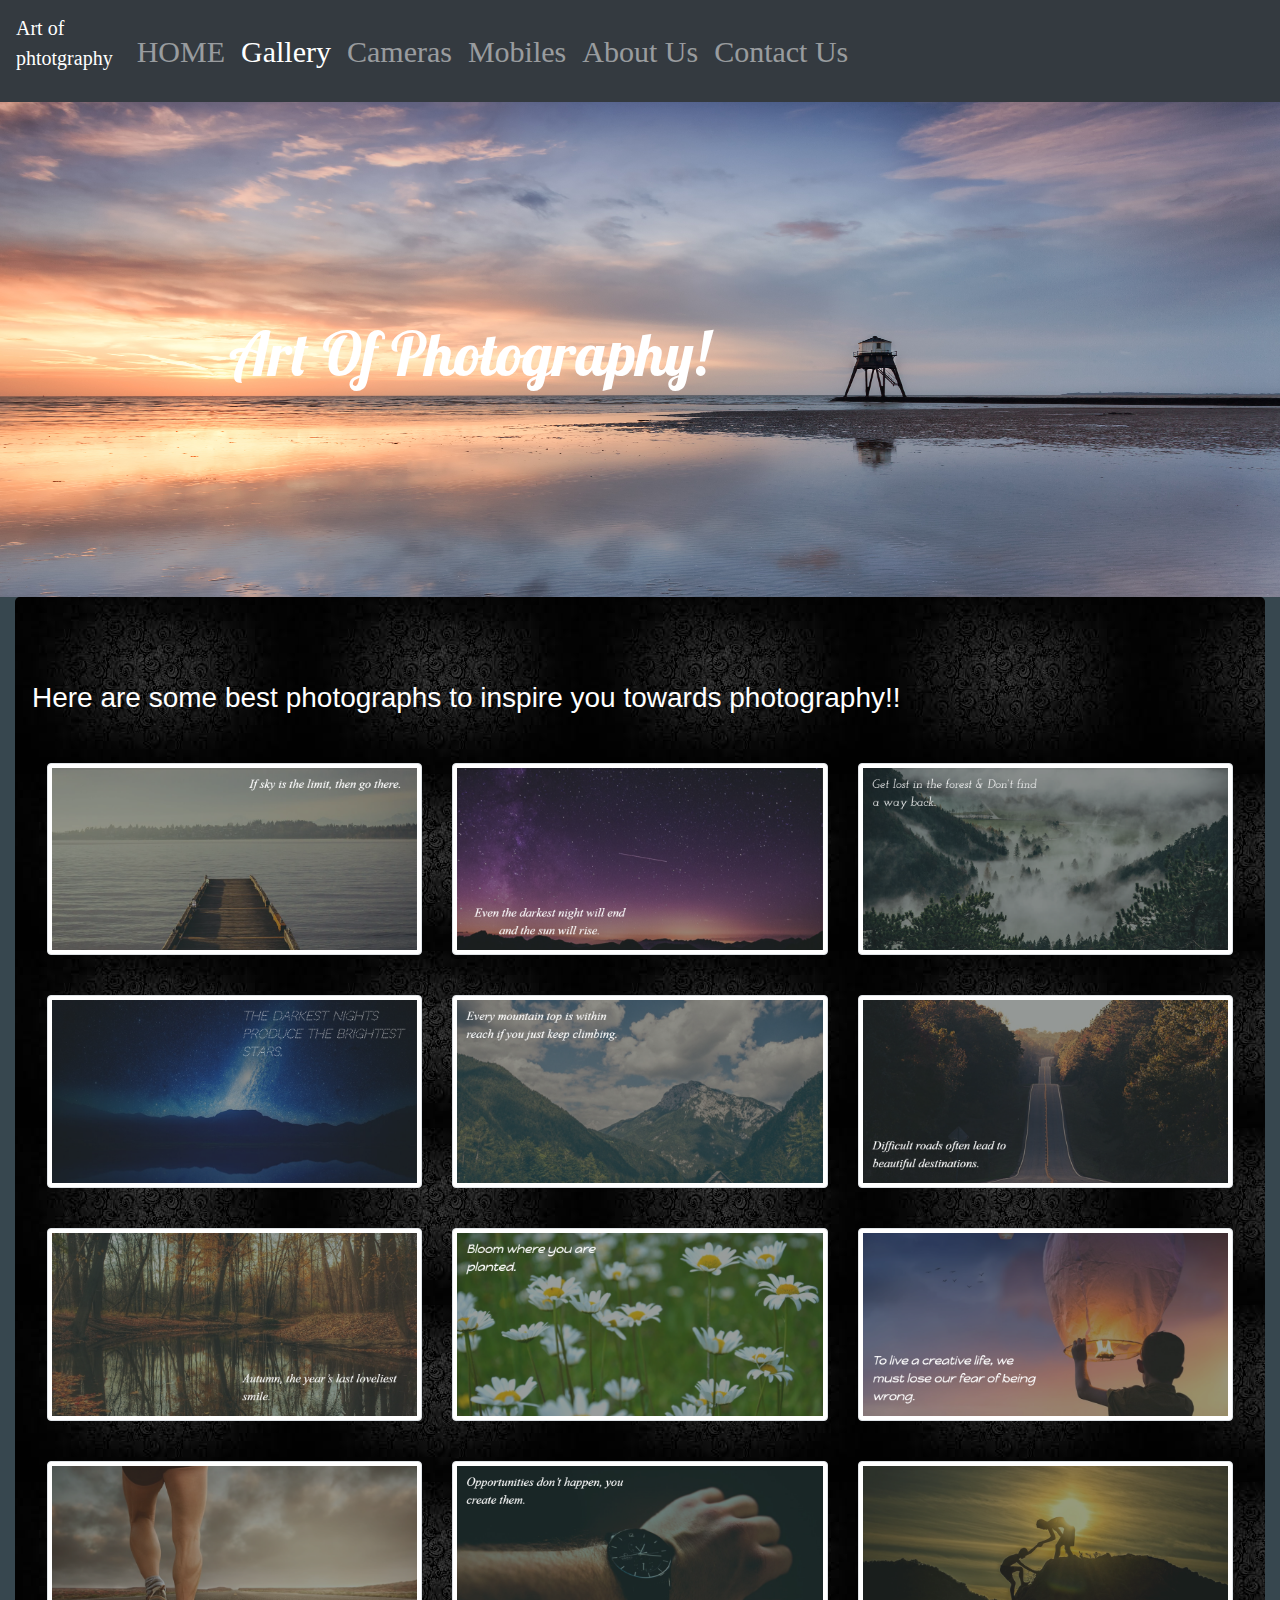
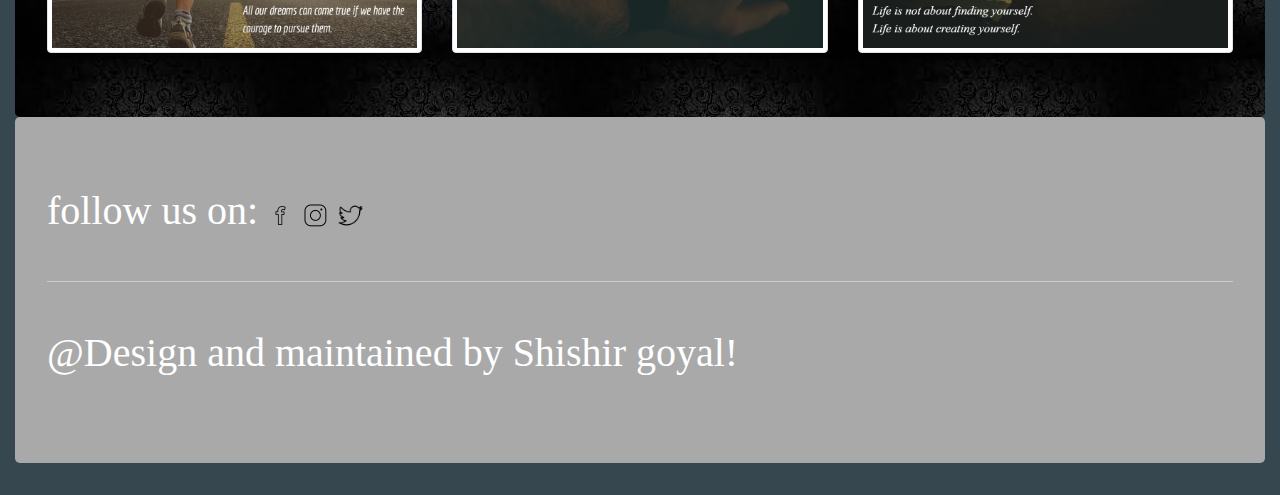
<file: gallery.html>
<!DOCTYPE html>
<html lang="en">
<head>
    <title>Gallery</title>
	<meta charset="UTF-8">
    <meta name="viewport" content="width=device-width, initial-scale=1">

     <link rel="stylesheet" href="https://maxcdn.bootstrapcdn.com/bootstrap/4.0.0/css/bootstrap.min.css" integrity="sha384-Gn5384xqQ1aoWXA+058RXPxPg6fy4IWvTNh0E263XmFcJlSAwiGgFAW/dAiS6JXm" crossorigin="anonymous">

        <script
         src="https://code.jquery.com/jquery-3.3.1.min.js"
         integrity="sha256-FgpCb/KJQlLNfOu91ta32o/NMZxltwRo8QtmkMRdAu8="
         crossorigin="anonymous"></script>

         <script src="https://cdnjs.cloudflare.com/ajax/libs/popper.js/1.12.9/umd/popper.min.js" integrity="sha384-ApNbgh9B+Y1QKtv3Rn7W3mgPxhU9K/ScQsAP7hUibX39j7fakFPskvXusvfa0b4Q" crossorigin="anonymous"></script>

        <script src="https://maxcdn.bootstrapcdn.com/bootstrap/4.0.0/js/bootstrap.min.js" integrity="sha384-JZR6Spejh4U02d8jOt6vLEHfe/JQGiRRSQQxSfFWpi1MquVdAyjUar5+76PVCmYl" crossorigin="anonymous"></script>
        
        <link href="style-index.css" rel="stylesheet" type="text/css">
        <link href="https://fonts.googleapis.com/css?family=Lobster" rel="stylesheet">
        <link href="https://fonts.googleapis.com/css?family=Cabin" rel="stylesheet">
        <link rel="stylesheet" type="text/css" href="http://fonts.googleapis.com/css?family=Tangerine">
</head>
<body>
<!--Menu Bar-->

	<nav class="navbar navbar-expand-lg bg-dark navbar-dark stick-top menu-font">
		<button type="button" class="navbar-toggler" data-toggle="collapse" data-target="#target">
			<span class="navbar-toggler-icon"></span>
		</button>
		<a href="#" class="navbar-brand"><p>Art of<br> phtotgraphy</p></a>
		<div class="collapse navbar-collapse" id="target">
                <ul class="navbar-nav">
                	<li class="nav-item">
                		<a href="index.html" class="nav-link">HOME</a>
                	</li>
                	<li class="nav-item">
                		<a href="#" class="nav-link active">Gallery</a>
                	</li>
                	<li class="nav-item">
                		<a href="camera.html" class="nav-link">Cameras</a> 
                	</li>
                	<li class="nav-item">
                		<a href="mobiles.html" class="nav-link">Mobiles</a>
                	</li>
                	<li class="nav-item">
                		<a href="#" class="nav-link">About Us</a>
                	</li>
                	<li class="nav-item">
                		<a href="mailto: shishirgoyal22111998@gmail.com" class="nav-link">Contact Us</a>
                	</li>
                </ul>
		</div>
	</nav>
<!--Banner-->
      <div class="container-fluid banner">
     <div class="row">
      <div class="col-lg-2 col-sm-2"></div>
      <div class="col-lg-6 col-sm-6">
         <div class="heading">
         <h2 class="h2">Art Of Photography!</h2>
      </div>
      </div>
      <div class="col-lg-4 col-sm-4"></div>
    </div>
  </div>
  <!--Gallery-->
  <div class="container-fluid">
    <div class="jumbotron gallery">
      <div class="row">
        <h3 class="h3">Here are some best photographs to inspire you towards photography!!</h3>
      </div>
      <div class="row">
        <div class="col-lg-4"><img class="img-fluig img-thumbnail image-hover" src="g1.png"></div>
        <div class="col-lg-4"><img class="img-fluig img-thumbnail image-hover" src="g2.png"></div>
        <div class="col-lg-4"><img class="img-fluig img-thumbnail image-hover" src="g3.png"></div>
      </div>
      <div class="row">
        <div class="col-lg-4"><img class="img-fluig img-thumbnail image-hover" src="g4.png"></div>
        <div class="col-lg-4"><img class="img-fluig img-thumbnail image-hover" src="g5.png"></div>
        <div class="col-lg-4"><img class="img-fluig img-thumbnail image-hover" src="g6.png"></div>
      </div>
       <div class="row">
        <div class="col-lg-4"><img class="img-fluig img-thumbnail image-hover" src="g7.png"></div>
        <div class="col-lg-4"><img class="img-fluig img-thumbnail image-hover" src="g8.png"></div>
        <div class="col-lg-4"><img class="img-fluig img-thumbnail image-hover" src="g9.png"></div>
      </div>
       <div class="row">
        <div class="col-lg-4"><img class="img-fluig img-thumbnail image-hover" src="g10.png"></div>
        <div class="col-lg-4"><img class="img-fluig img-thumbnail image-hover" src="g11.png"></div>
        <div class="col-lg-4"><img class="img-fluig img-thumbnail image-hover" src="g12.png"></div>
      </div>


    </div>
  </div>




    <!-- footer-->
 <div class="container-fluid">
    <div class="jumbotron footer">
        <p class="footer">follow us on:
            <a href="#"><img src="facebook.png" height="25px" width="25px"></a>
            <a href="#"><img src="insta.png" height="25px" width="25px"></a>
            <a href="#"><img src="twitter.png" height="25px" width="25px"></a>
          <hr>
          <p class="footer">@Design and maintained by Shishir goyal!
    </div>
 </div>
</body>
</html>
</file>
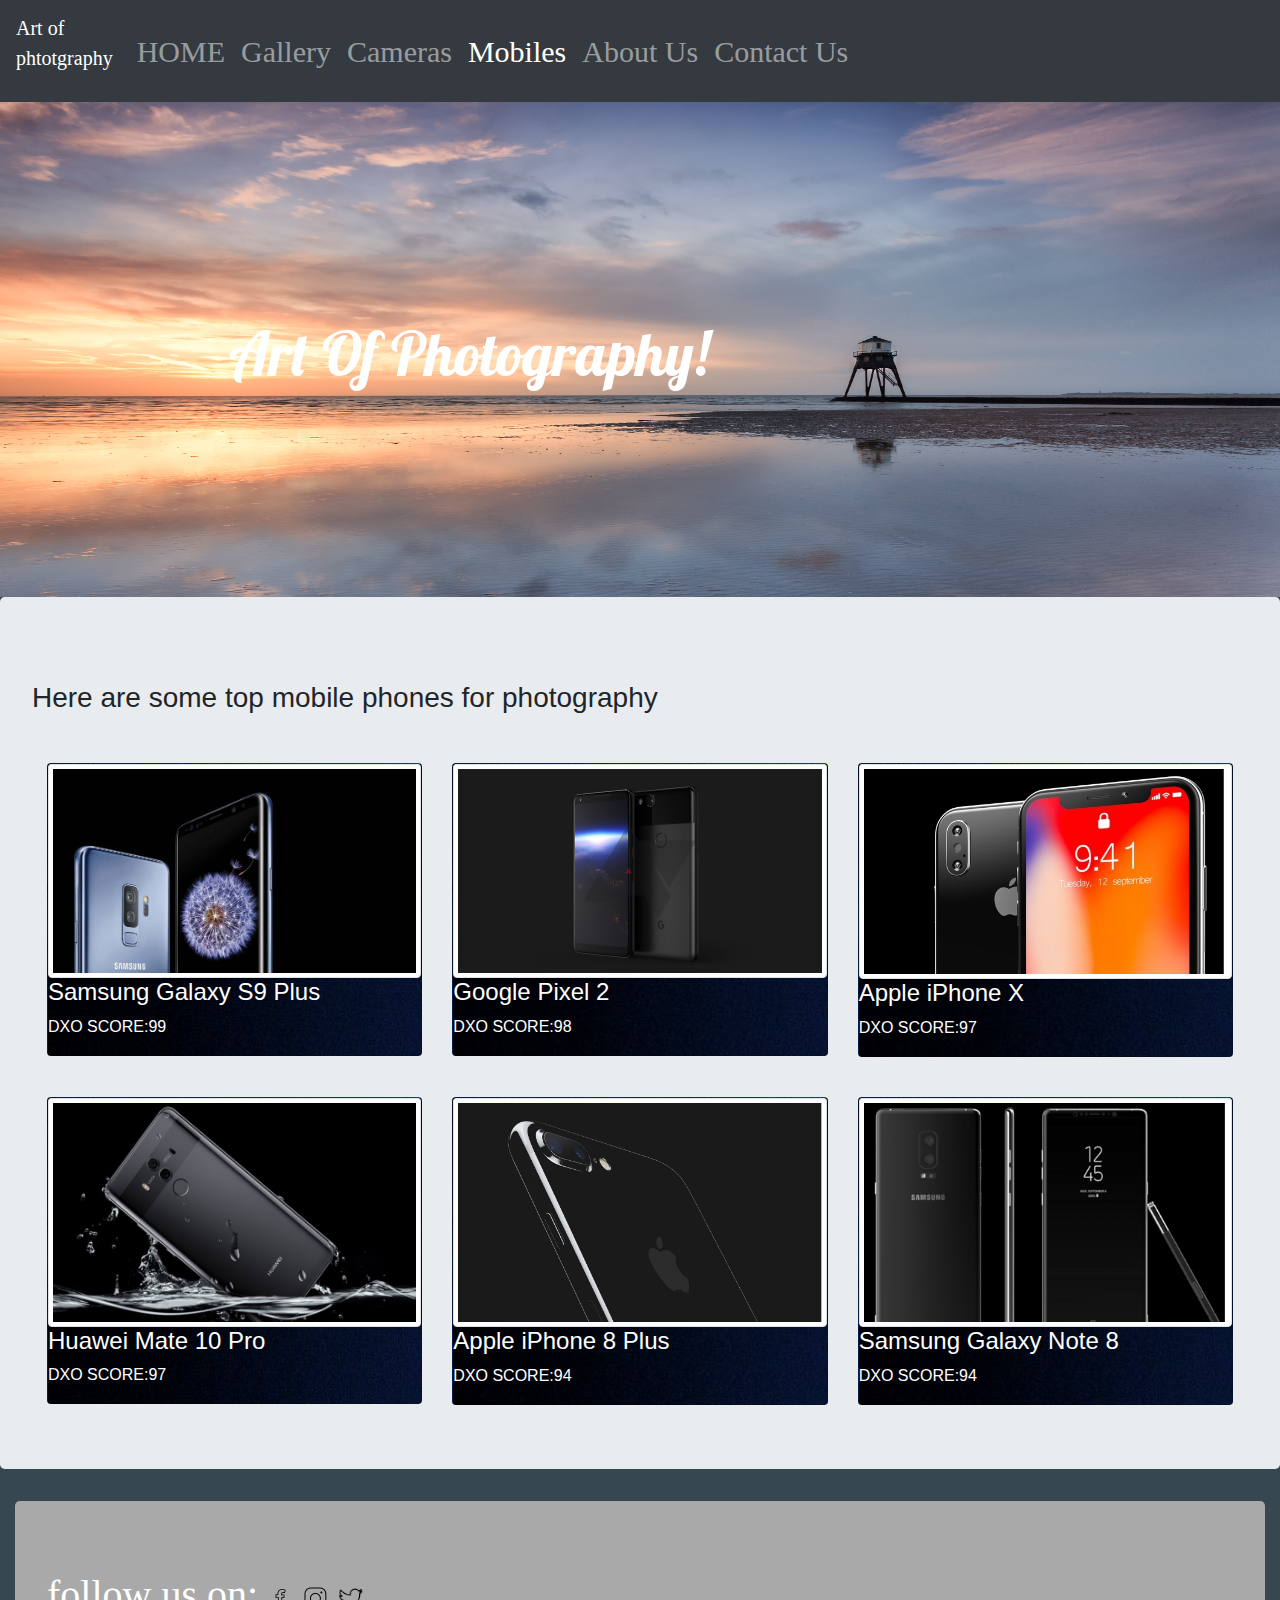
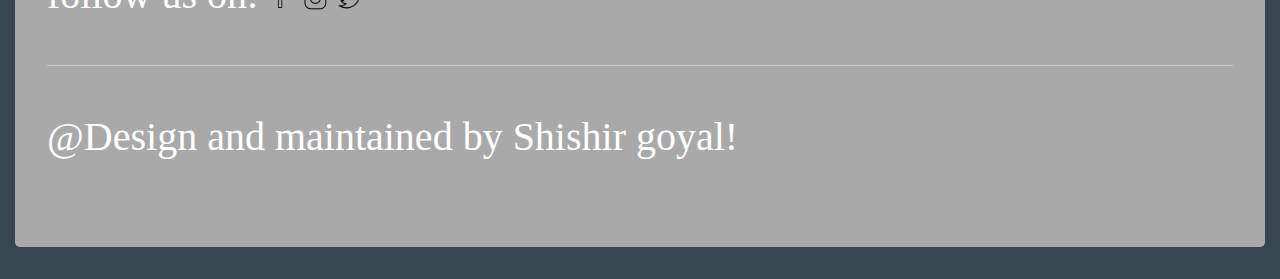
<file: mobiles.html>
<!DOCTYPE html>
<html lang="en">
<head>
    <title>Mobiles</title>
	<meta charset="UTF-8">
    <meta name="viewport" content="width=device-width, initial-scale=1">

     <link rel="stylesheet" href="https://maxcdn.bootstrapcdn.com/bootstrap/4.0.0/css/bootstrap.min.css" integrity="sha384-Gn5384xqQ1aoWXA+058RXPxPg6fy4IWvTNh0E263XmFcJlSAwiGgFAW/dAiS6JXm" crossorigin="anonymous">

        <script
         src="https://code.jquery.com/jquery-3.3.1.min.js"
         integrity="sha256-FgpCb/KJQlLNfOu91ta32o/NMZxltwRo8QtmkMRdAu8="
         crossorigin="anonymous"></script>

         <script src="https://cdnjs.cloudflare.com/ajax/libs/popper.js/1.12.9/umd/popper.min.js" integrity="sha384-ApNbgh9B+Y1QKtv3Rn7W3mgPxhU9K/ScQsAP7hUibX39j7fakFPskvXusvfa0b4Q" crossorigin="anonymous"></script>

        <script src="https://maxcdn.bootstrapcdn.com/bootstrap/4.0.0/js/bootstrap.min.js" integrity="sha384-JZR6Spejh4U02d8jOt6vLEHfe/JQGiRRSQQxSfFWpi1MquVdAyjUar5+76PVCmYl" crossorigin="anonymous"></script>
        
        <link href="style-index.css" rel="stylesheet" type="text/css">
        <link href="https://fonts.googleapis.com/css?family=Lobster" rel="stylesheet">
        <link href="https://fonts.googleapis.com/css?family=Cabin" rel="stylesheet">
        <link rel="stylesheet" type="text/css" href="http://fonts.googleapis.com/css?family=Tangerine">
</head>
<body>
<!--Menu Bar-->

	<nav class="navbar navbar-expand-lg bg-dark navbar-dark stick-top menu-font">
		<button type="button" class="navbar-toggler" data-toggle="collapse" data-target="#target">
			<span class="navbar-toggler-icon"></span>
		</button>
		<a href="#" class="navbar-brand"><p>Art of<br> phtotgraphy</p></a>
		<div class="collapse navbar-collapse" id="target">
                <ul class="navbar-nav">
                	<li class="nav-item">
                		<a href="index.html" class="nav-link">HOME</a>
                	</li>
                	<li class="nav-item">
                		<a href="gallery.html" class="nav-link">Gallery</a>
                	</li>
                	<li class="nav-item">
                		<a href="camera.html" class="nav-link">Cameras</a> 
                	</li>
                	<li class="nav-item">
                		<a href="#" class="nav-link active">Mobiles</a>
                	</li>
                	<li class="nav-item">
                		<a href="#" class="nav-link">About Us</a>
                	</li>
                	<li class="nav-item">
                		<a href="mailto: shishirgoyal22111998@gmail.com" class="nav-link">Contact Us</a>
                	</li>
                </ul>
		</div>
	</nav>
<!--Banner-->
     <div class="container-fluid banner">
     <div class="row">
      <div class="col-lg-2 col-sm-2"></div>
      <div class="col-lg-6 col-sm-6">
         <div class="heading">
         <h2 class="h2">Art Of Photography!</h2>
      </div>
      </div>
      <div class="col-lg-4 col-sm-4"></div>
    </div>
  </div>

<!--mobiles-->
<div class="jumbotron">
    <div class="container-fluid">
        <div class="row">
        <h3 class="h3">Here are some top mobile phones for photography</h3>
        </div>
        <div class="row">
            <div class="col-lg-4">
                <div class="card">
                    <img src="m1.jpg" class="card-img-top img-thumbnail">
                    <h4>Samsung Galaxy S9 Plus</h4>
                    <p>DXO SCORE:99</p>
                </div>
            </div>
            <div class="col-lg-4">
                <div class="card">
                    <img src="m2.jpg" class="card-img-top img-thumbnail">
                    <h4>Google Pixel 2</h4>
                    <p>DXO SCORE:98</p>
                </div>
            </div>
            <div class="col-lg-4">
                <div class="card">
                    <img src="m3.jpg" class="card-img-top img-thumbnail">
                    <h4>Apple iPhone X</h4>
                    <p>DXO SCORE:97</p>
                </div>
            </div>
        </div>
        <div class="row">
            <div class="col-lg-4">
                <div class="card">
                    <img src="m4.jpg" class="card-img-top img-thumbnail">
                    <h4>Huawei Mate 10 Pro</h4>
                    <p>DXO SCORE:97</p>
                </div>
            </div>
            <div class="col-lg-4">
                <div class="card">
                    <img src="m5.jpg" class="card-img-top img-thumbnail">
                    <h4>Apple iPhone 8 Plus</h4>
                    <p>DXO SCORE:94</p>
                </div>
            </div>
            <div class="col-lg-4">
                <div class="card">
                    <img src="m6.png" class="card-img-top img-thumbnail">
                    <h4>Samsung Galaxy Note 8</h4>
                    <p>DXO SCORE:94</p>
                </div>
            </div>
        </div>
    </div>

 </div>

    <!-- footer-->
 <div class="container-fluid">
    <div class="jumbotron footer">
        <p class="footer">follow us on:
            <a href="#"><img src="facebook.png" height="25px" width="25px"></a>
            <a href="#"><img src="insta.png" height="25px" width="25px"></a>
            <a href="#"><img src="twitter.png" height="25px" width="25px"></a>
          <hr>
          <p class="footer">@Design and maintained by Shishir goyal!
    </div>
 </div>
</body>
</html>
</file>
<file: style-index.css>
body{
 	background-color:#37474F;
 }
 .menu-font{
 	font-family: Brush Script MT, Brush Script Std, cursive;
 	font-size:30px;
 }
.banner{
	background-image:url("header.jpg");
	width:100%;
	height:500px;
	background-size:cover;
	background-size:100% 100%;
	background-repeat: no-repeat;
	margin-top:-25px;
	
}
.heading{
	font-family:'Lobster', Georgia, Times, serif;
	color:white;
	border:1px solid transparent;
	padding-top:200px;
}
.h2{
	font-size:60px;
}
.h3{
      font-family:"Comic Sans MS", cursive, sans-serif;
}
.para{
      font-family:"Lucida Sans Unicode", "Lucida Grande", sans-serif
}
.jumback{
	background-image:url("content.png");
}
.footer{
	font-family:Brush Script MT, Brush Script Std, cursive;
	font-size:40px;
	color:white;
	background-color:#A9A9A9;
}
hr {
    display: block;
    height: 1px;
    border: 0;
    border-top: 1px solid #ccc;
    margin: 1em 0;
    padding: 0; 
}
.gallery{
	margin:0px;
	background-image:url("gallery.jpg");
	color:white;
}
.image-hover:hover{
	border:12px solid white;
}
.row{
	margin-top:20px;
}
.col-lg-4{
	margin-top:20px;
}
.col-lg-6{
	margin-top:20px;
}
.card{
	color:white;
	background-image:url("cameraback.jpg");
}

.card-img-top:hover{
	border:12px solid white;
}
</file>
